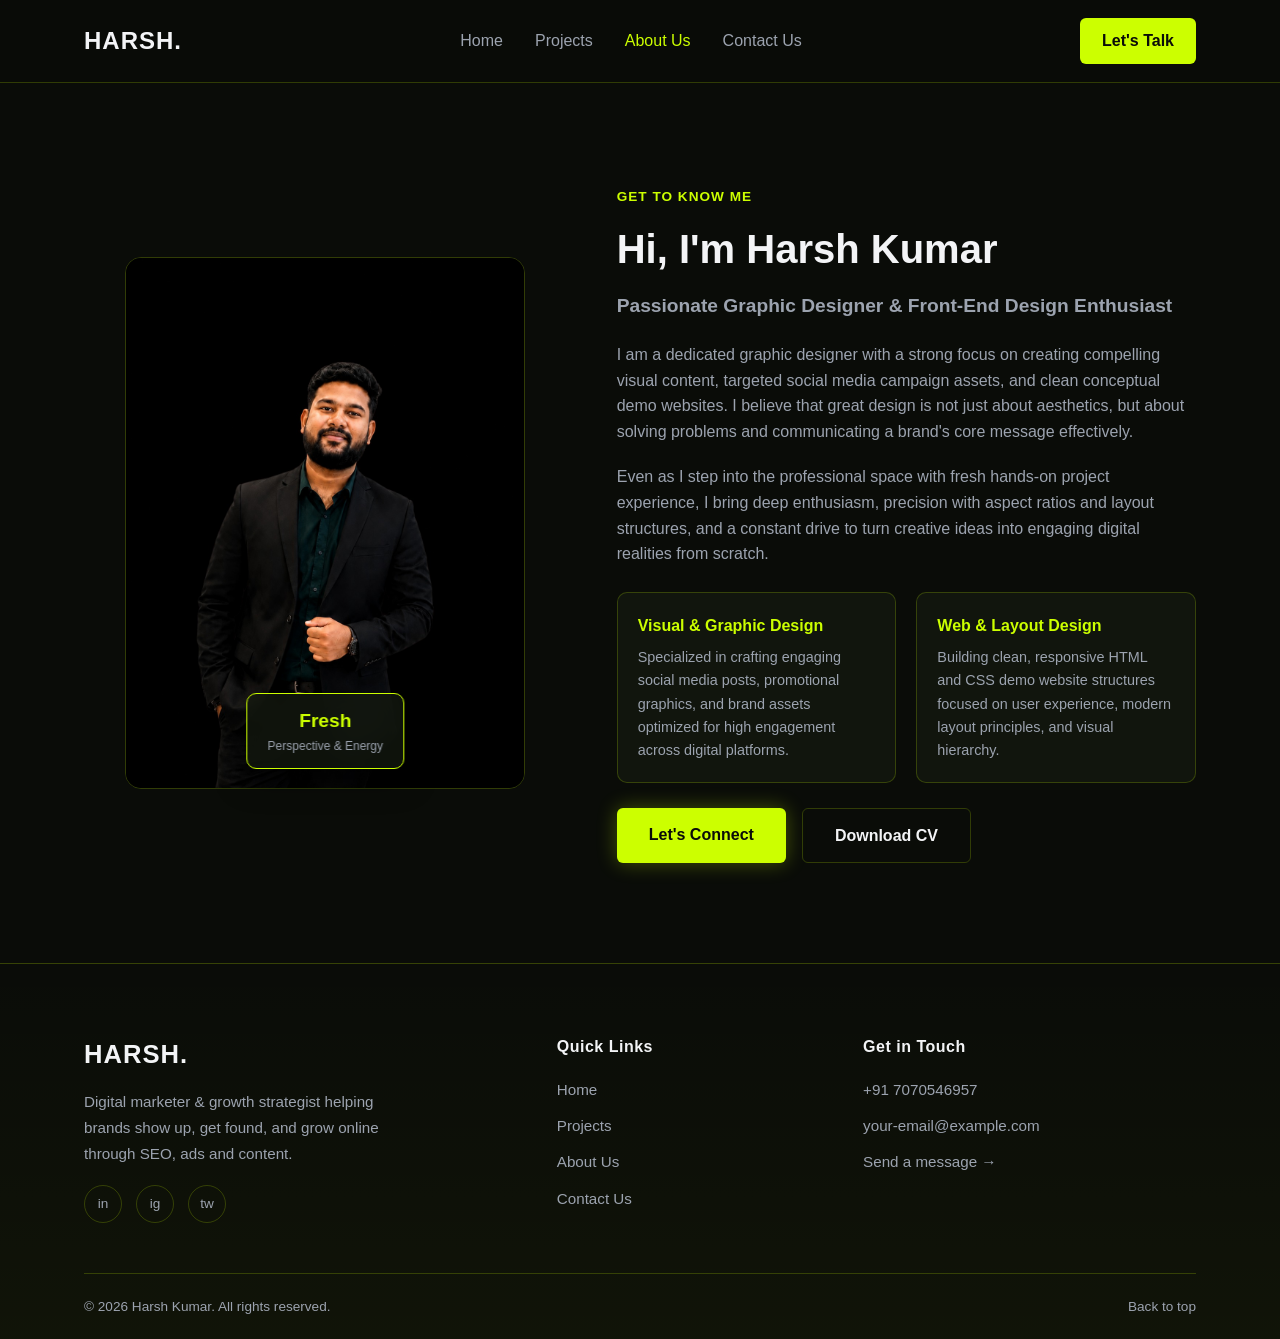
<file: About.html>
<!DOCTYPE html>
<html lang="en">
<head>
    <meta charset="UTF-8" />
    <meta name="viewport" content="width=device-width, initial-scale=1.0" />
    <title>About Me | Harsh</title>
    <meta name="description" content="Learn more about Harsh Kumar, graphic designer and front-end design enthusiast." />
    <meta name="author" content="Harsh" />
    <meta name="robots" content="index, follow" />
    <link rel="stylesheet" href="style.css" />
</head>
<body>

    <!-- Header Section -->
    <header>
        <nav>
            <div class="logo">
                <a href="Home.html">HARSH.</a>
            </div>
            <ul class="nav-links">
                <li><a href="Home.html">Home</a></li>
                <li><a href="project.html">Projects</a></li>
                <li><a href="About.html">About Us</a></li>
                <li><a href="Contact.html">Contact Us</a></li>
            </ul>
            <a href="Contact.html" class="header-btn">Let's Talk</a>
        </nav>
    </header>

    <section id="about" class="about-section">
        <div class="container">
            <div class="about-grid">

                <!-- About Image -->
                <div class="about-img-wrapper">
                    <img src="harsh-profile.jpg" alt="Harsh Kumar - Graphic Designer">
                    <div class="experience-badge">
                        <span class="badge-number">Fresh</span>
                        <span class="badge-text">Perspective &amp; Energy</span>
                    </div>
                </div>

                <!-- About Content -->
                <div class="about-content">
                    <span class="section-tag">Get to Know Me</span>
                    <h2>Hi, I'm Harsh Kumar</h2>
                    <h3>Passionate Graphic Designer &amp; Front-End Design Enthusiast</h3>

                    <p>
                        I am a dedicated graphic designer with a strong focus on creating compelling visual content, targeted social media campaign assets, and clean conceptual demo websites. I believe that great design is not just about aesthetics, but about solving problems and communicating a brand's core message effectively.
                    </p>

                    <p>
                        Even as I step into the professional space with fresh hands-on project experience, I bring deep enthusiasm, precision with aspect ratios and layout structures, and a constant drive to turn creative ideas into engaging digital realities from scratch.
                    </p>

                    <!-- Skills Breakdown -->
                    <div class="about-skills-list">
                        <div class="skill-category">
                            <h4>Visual &amp; Graphic Design</h4>
                            <p>Specialized in crafting engaging social media posts, promotional graphics, and brand assets optimized for high engagement across digital platforms.</p>
                        </div>
                        <div class="skill-category">
                            <h4>Web &amp; Layout Design</h4>
                            <p>Building clean, responsive HTML and CSS demo website structures focused on user experience, modern layout principles, and visual hierarchy.</p>
                        </div>
                    </div>

                    <!-- Call to Action -->
                    <div class="about-actions">
                        <a href="Contact.html" class="btn-primary">Let's Connect</a>
                        <!-- TODO: replace # with your actual resume PDF path, e.g. assets/harsh-resume.pdf -->
                        <a href="#" class="btn-secondary">Download CV</a>
                    </div>
                </div>

            </div>
        </div>
    </section>

    <!-- Footer -->
    <footer>
        <div class="container">
            <div class="footer-grid">
                <div class="footer-brand">
                    <div class="logo"><a href="Home.html">HARSH.</a></div>
                    <p>Digital marketer &amp; growth strategist helping brands show up, get found, and grow online through SEO, ads and content.</p>
                    <div class="footer-social">
                        <a href="#" aria-label="LinkedIn">in</a>
                        <a href="#" aria-label="Instagram">ig</a>
                        <a href="#" aria-label="Twitter">tw</a>
                    </div>
                </div>
                <div class="footer-nav">
                    <h4 class="footer-heading">Quick Links</h4>
                    <ul class="footer-links">
                        <li><a href="Home.html">Home</a></li>
                        <li><a href="project.html">Projects</a></li>
                        <li><a href="About.html">About Us</a></li>
                        <li><a href="Contact.html">Contact Us</a></li>
                    </ul>
                </div>
                <div class="footer-contact">
                    <h4 class="footer-heading">Get in Touch</h4>
                    <ul class="footer-links">
                        <li><a href="tel:+917070546957">+91 7070546957</a></li>
                        <li><a href="mailto:your-email@example.com">your-email@example.com</a></li>
                        <li><a href="Contact.html">Send a message &rarr;</a></li>
                    </ul>
                </div>
            </div>
            <div class="footer-bottom">
                <p>&copy; <span id="year"></span> Harsh Kumar. All rights reserved.</p>
                <div class="footer-bottom-links">
                    <a href="#home">Back to top</a>
                </div>
            </div>
        </div>
    </footer>

    <script src="script.js" defer></script>
    <script>document.getElementById('year').textContent = new Date().getFullYear();</script>
</body>
</html>
</file>
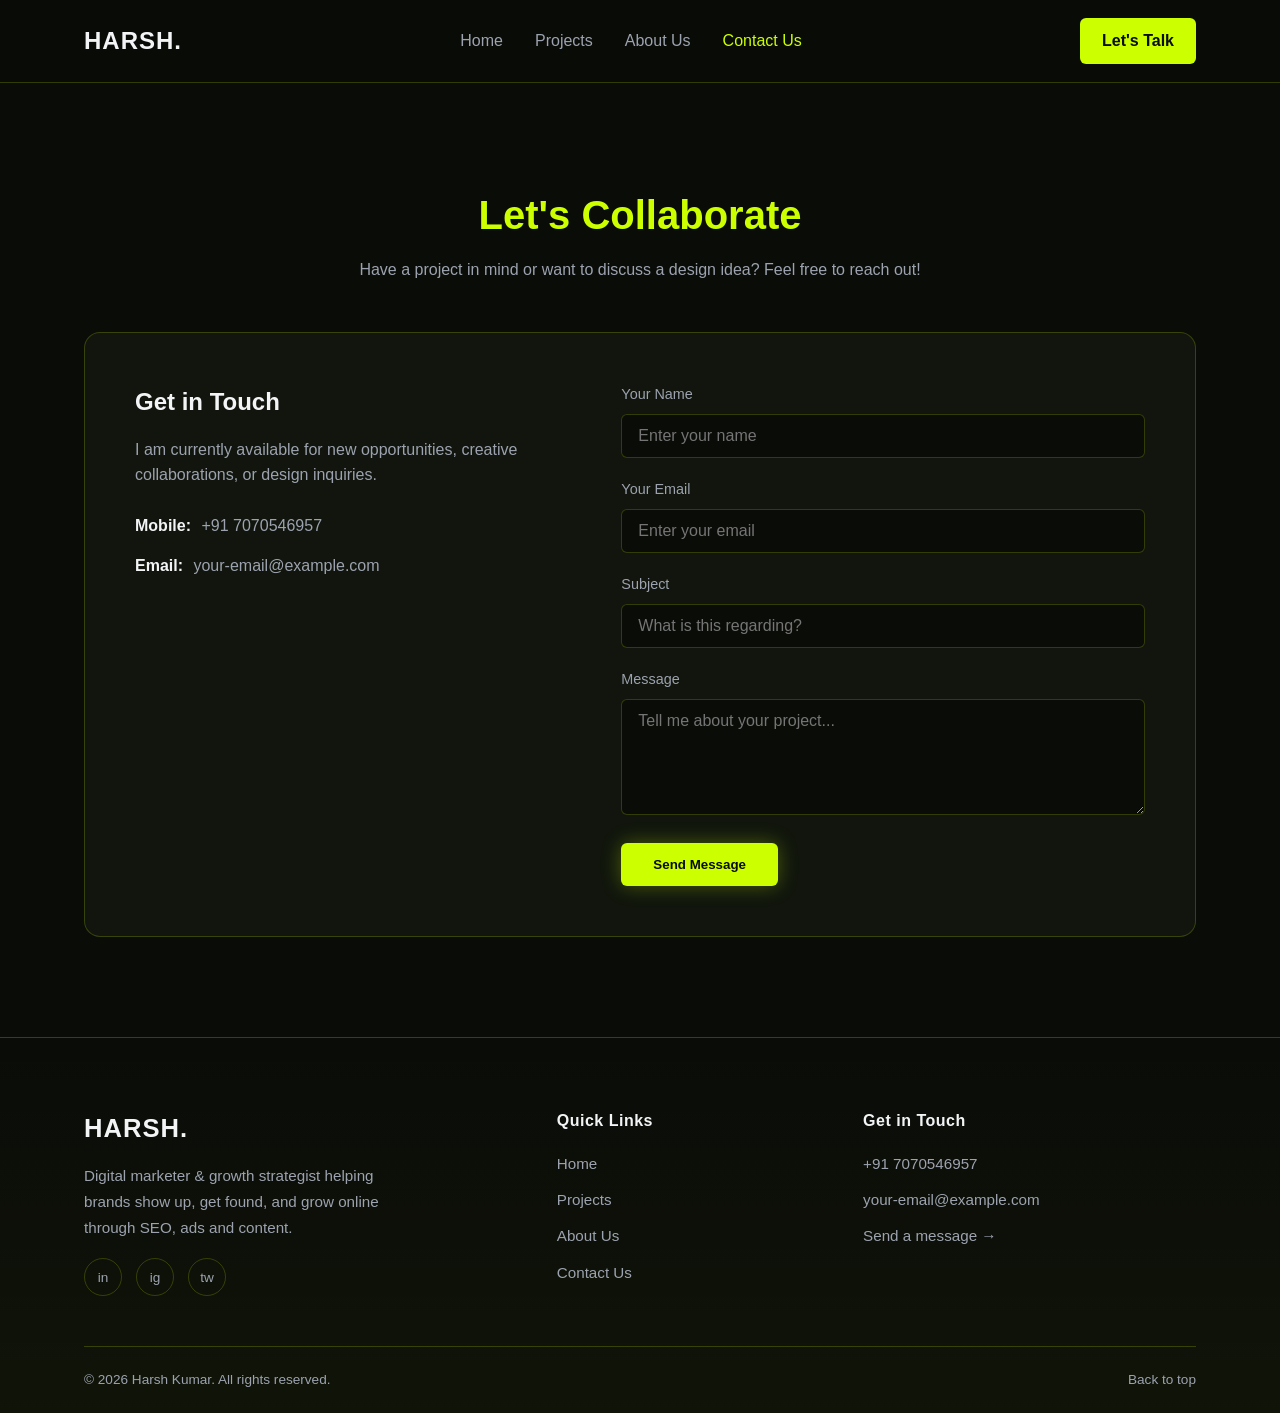
<file: Contact.html>
<!DOCTYPE html>
<html lang="en">
<head>
    <meta charset="UTF-8" />
    <meta name="viewport" content="width=device-width, initial-scale=1.0" />
    <title>Contact Us | Harsh</title>
    <meta name="description" content="Get in touch with Harsh Kumar for design, development or marketing collaborations." />
    <meta name="author" content="Harsh" />
    <meta name="robots" content="index, follow" />
    <link rel="stylesheet" href="style.css" />
</head>
<body>

    <!-- Header Section -->
    <header>
        <nav>
            <div class="logo">
                <a href="Home.html">HARSH.</a>
            </div>
            <ul class="nav-links">
                <li><a href="Home.html">Home</a></li>
                <li><a href="project.html">Projects</a></li>
                <li><a href="About.html">About Us</a></li>
                <li><a href="Contact.html">Contact Us</a></li>
            </ul>
            <a href="Contact.html" class="header-btn">Let's Talk</a>
        </nav>
    </header>

    <section id="contact" class="contact-section">
        <div class="container">
            <div class="contact-header">
                <h2>Let's Collaborate</h2>
                <p>Have a project in mind or want to discuss a design idea? Feel free to reach out!</p>
            </div>

            <div class="contact-grid">

                <!-- Contact Details -->
                <div class="contact-info">
                    <h3>Get in Touch</h3>
                    <p>I am currently available for new opportunities, creative collaborations, or design inquiries.</p>

                    <ul class="contact-details-list">
                        <li>
                            <strong>Mobile:</strong>
                            <a href="tel:+917070546957">+91 7070546957</a>
                        </li>
                        <li>
                            <strong>Email:</strong>
                            <a href="mailto:your-email@example.com">your-email@example.com</a>
                        </li>
                    </ul>
                </div>

                <!-- Contact Form -->
                <div class="contact-form-wrapper">
                    <form action="#" method="POST" class="contact-form">
                        <div class="form-group">
                            <label for="name">Your Name</label>
                            <input type="text" id="name" name="name" placeholder="Enter your name" required>
                        </div>

                        <div class="form-group">
                            <label for="email">Your Email</label>
                            <input type="email" id="email" name="email" placeholder="Enter your email" required>
                        </div>

                        <div class="form-group">
                            <label for="subject">Subject</label>
                            <input type="text" id="subject" name="subject" placeholder="What is this regarding?" required>
                        </div>

                        <div class="form-group">
                            <label for="message">Message</label>
                            <textarea id="message" name="message" rows="5" placeholder="Tell me about your project..." required></textarea>
                        </div>

                        <button type="submit" class="btn-submit">Send Message</button>
                    </form>
                </div>

            </div>
        </div>
    </section>

    <!-- Footer -->
    <footer>
        <div class="container">
            <div class="footer-grid">
                <div class="footer-brand">
                    <div class="logo"><a href="Home.html">HARSH.</a></div>
                    <p>Digital marketer &amp; growth strategist helping brands show up, get found, and grow online through SEO, ads and content.</p>
                    <div class="footer-social">
                        <a href="#" aria-label="LinkedIn">in</a>
                        <a href="#" aria-label="Instagram">ig</a>
                        <a href="#" aria-label="Twitter">tw</a>
                    </div>
                </div>
                <div class="footer-nav">
                    <h4 class="footer-heading">Quick Links</h4>
                    <ul class="footer-links">
                        <li><a href="Home.html">Home</a></li>
                        <li><a href="project.html">Projects</a></li>
                        <li><a href="About.html">About Us</a></li>
                        <li><a href="Contact.html">Contact Us</a></li>
                    </ul>
                </div>
                <div class="footer-contact">
                    <h4 class="footer-heading">Get in Touch</h4>
                    <ul class="footer-links">
                        <li><a href="tel:+917070546957">+91 7070546957</a></li>
                        <li><a href="mailto:your-email@example.com">your-email@example.com</a></li>
                        <li><a href="Contact.html">Send a message &rarr;</a></li>
                    </ul>
                </div>
            </div>
            <div class="footer-bottom">
                <p>&copy; <span id="year"></span> Harsh Kumar. All rights reserved.</p>
                <div class="footer-bottom-links">
                    <a href="#home">Back to top</a>
                </div>
            </div>
        </div>
    </footer>

    <script src="script.js" defer></script>
    <script>document.getElementById('year').textContent = new Date().getFullYear();</script>
</body>
</html>
</file>
<file: style.css>
/* --- Global Reset & Theme --- */
* {
    margin: 0;
    padding: 0;
    box-sizing: border-box;
    font-family: 'Space Grotesk', 'Segoe UI', sans-serif;
}

:root {
    --bg-dark: #0a0c08;
    --card-bg: rgba(20, 26, 16, 0.7);
    --neon-green: #ccff00;
    --neon-glow: rgba(204, 255, 0, 0.3);
    --text-main: #f3f4f6;
    --text-muted: #9ca3af;
    --border-color: rgba(204, 255, 0, 0.2);
}

body {
    background-color: var(--bg-dark);
    color: var(--text-main);
    overflow-x: hidden;
    line-height: 1.6;
}

.container {
    width: 90%;
    max-width: 1200px;
    margin: 0 auto;
    padding: 0 20px;
}

a {
    color: inherit;
}

img {
    display: block;
    max-width: 100%;
}

/* --- Smooth Page Load Animations --- */
@keyframes pageLoadFade {
    0% {
        opacity: 0;
        transform: translateY(20px);
    }
    100% {
        opacity: 1;
        transform: translateY(0);
    }
}

section {
    animation: pageLoadFade 1.2s cubic-bezier(0.16, 1, 0.3, 1) forwards;
}

/* --- Header / Navigation (used on every page) --- */
header {
    position: sticky;
    top: 0;
    z-index: 100;
    background: rgba(10, 12, 8, 0.85);
    backdrop-filter: blur(12px);
    border-bottom: 1px solid var(--border-color);
}

header nav {
    width: 90%;
    max-width: 1200px;
    margin: 0 auto;
    display: flex;
    align-items: center;
    justify-content: space-between;
    padding: 18px 20px;
}

.logo a {
    font-size: 1.5rem;
    font-weight: 800;
    text-decoration: none;
    color: var(--text-main);
    letter-spacing: 1px;
}

.logo a::first-letter {
    color: var(--neon-green);
}

.nav-links {
    list-style: none;
    display: flex;
    gap: 32px;
}

.nav-links a {
    text-decoration: none;
    color: var(--text-muted);
    font-weight: 500;
    transition: color 0.3s ease;
    position: relative;
}

.nav-links a:hover,
.nav-links a.active {
    color: var(--neon-green);
}

.header-btn {
    display: inline-block;
    text-decoration: none;
    background-color: var(--neon-green);
    color: var(--bg-dark);
    padding: 10px 22px;
    border-radius: 6px;
    font-weight: 700;
    transition: all 0.3s ease;
}

.header-btn:hover {
    background-color: #b3e000;
    box-shadow: 0 0 20px var(--neon-glow);
    transform: translateY(-2px);
}

.nav-toggle {
    display: none;
}

/* --- Hero Section (Image on the Right) --- */
.hero-section {
    min-height: 90vh;
    display: flex;
    align-items: center;
    padding: 80px 0;
    background: radial-gradient(circle at 80% 20%, rgba(204, 255, 0, 0.05) 0%, transparent 40%);
}

.hero-grid {
    display: grid;
    grid-template-columns: 1.1fr 0.9fr;
    gap: 50px;
    align-items: center;
}

.hero-greeting {
    color: var(--neon-green);
    font-weight: 600;
    letter-spacing: 1px;
    margin-bottom: 10px;
}

.hero-content h1 {
    font-size: 3.8rem;
    font-weight: 800;
    letter-spacing: -1px;
    margin-bottom: 10px;
}

.hero-content h1 span {
    color: var(--neon-green);
    text-shadow: 0 0 25px var(--neon-glow);
}

.hero-content h2 {
    font-size: 1.4rem;
    color: var(--text-muted);
    font-weight: 600;
    margin-bottom: 20px;
}

.hero-content p {
    font-size: 1.15rem;
    color: var(--text-muted);
    margin-bottom: 35px;
}

.hero-buttons {
    display: flex;
    gap: 18px;
    flex-wrap: wrap;
}

.btn {
    display: inline-block;
    text-decoration: none;
    padding: 14px 32px;
    border-radius: 6px;
    font-weight: 700;
    transition: all 0.3s ease;
}

.primary-btn {
    background-color: var(--neon-green);
    color: var(--bg-dark);
    box-shadow: 0 0 20px var(--neon-glow);
}

.primary-btn:hover {
    background-color: #b3e000;
    box-shadow: 0 0 30px var(--neon-green);
    transform: translateY(-2px);
}

.secondary-btn {
    background: transparent;
    color: var(--text-main);
    border: 1px solid var(--border-color);
}

.secondary-btn:hover {
    border-color: var(--neon-green);
    color: var(--neon-green);
    transform: translateY(-2px);
}

.hero-img-wrapper {
    display: flex;
    justify-content: center;
    position: relative;
}

.hero-img-wrapper img {
    width: 100%;
    max-width: 440px;
    border-radius: 16px;
    border: 1px solid var(--border-color);
    box-shadow: 0 20px 40px rgba(0, 0, 0, 0.6), 0 0 20px rgba(204, 255, 0, 0.1);
    transition: transform 0.4s ease;
}

.hero-img-wrapper img:hover {
    transform: translateY(-8px);
    box-shadow: 0 30px 60px rgba(0, 0, 0, 0.8), 0 0 30px var(--neon-glow);
}

/* --- Page Header (used on inner pages: Projects / About / Contact) --- */
.page-header {
    padding: 60px 0 20px;
    text-align: center;
}

/* --- Spatial Floating Projects Section --- */
.spatial-section {
    padding: 100px 0;
    position: relative;
}

.spatial-header,
.projects-section > .container > h2,
.section-subtitle {
    text-align: center;
}

.projects-section {
    padding: 100px 0;
}

.projects-section h2,
.spatial-header h2 {
    font-size: 2.5rem;
    letter-spacing: 2px;
    color: var(--neon-green);
    margin-bottom: 10px;
    text-align: center;
}

.section-subtitle,
.spatial-header p {
    color: var(--text-muted);
    text-align: center;
    max-width: 600px;
    margin: 0 auto 50px;
}

.spatial-container {
    display: flex;
    flex-direction: column;
    gap: 30px;
    max-width: 800px;
    margin: 0 auto;
}

.spatial-card {
    background: var(--card-bg);
    border: 1px solid var(--border-color);
    backdrop-filter: blur(12px);
    padding: 30px;
    border-radius: 12px;
    display: flex;
    justify-content: space-between;
    align-items: center;
    transition: all 0.3s cubic-bezier(0.16, 1, 0.3, 1);
    box-shadow: 0 10px 30px rgba(0, 0, 0, 0.4);
}

.spatial-card:nth-child(odd) {
    transform: translateX(-30px);
}

.spatial-card:nth-child(even) {
    transform: translateX(30px);
}

.spatial-card:hover {
    transform: translateX(0) scale(1.02);
    border-color: var(--neon-green);
    box-shadow: 0 15px 40px rgba(204, 255, 0, 0.15);
}

.spatial-number {
    font-size: 2.5rem;
    font-weight: 900;
    color: var(--neon-green);
    opacity: 0.8;
}

.spatial-info h3 {
    font-size: 1.4rem;
    margin-bottom: 5px;
    color: var(--text-main);
}

.spatial-info p {
    color: var(--text-muted);
    font-size: 0.95rem;
}

/* --- Projects Grid (project.html) --- */
.projects-grid {
    display: grid;
    grid-template-columns: repeat(auto-fit, minmax(320px, 1fr));
    gap: 30px;
}

.project-card {
    background: var(--card-bg);
    border: 1px solid var(--border-color);
    border-radius: 12px;
    overflow: hidden;
    backdrop-filter: blur(12px);
    box-shadow: 0 10px 30px rgba(0, 0, 0, 0.4);
    transition: all 0.3s cubic-bezier(0.16, 1, 0.3, 1);
}

.project-card:hover {
    transform: translateY(-6px);
    border-color: var(--neon-green);
    box-shadow: 0 15px 40px rgba(204, 255, 0, 0.15);
}

.project-img-wrapper {
    width: 100%;
    aspect-ratio: 16 / 10;
    overflow: hidden;
    background: rgba(255, 255, 255, 0.04);
}

.project-img-wrapper img {
    width: 100%;
    height: 100%;
    object-fit: cover;
}

.project-content {
    padding: 25px;
}

.project-tag {
    display: inline-block;
    font-size: 0.75rem;
    text-transform: uppercase;
    letter-spacing: 1px;
    color: var(--neon-green);
    border: 1px solid var(--border-color);
    padding: 4px 10px;
    border-radius: 20px;
    margin-bottom: 12px;
}

.project-content h3 {
    font-size: 1.3rem;
    margin-bottom: 10px;
}

.project-content p {
    color: var(--text-muted);
    font-size: 0.95rem;
    margin-bottom: 20px;
}

.project-links {
    display: flex;
    gap: 14px;
}

.btn-live,
.btn-code {
    text-decoration: none;
    padding: 10px 18px;
    border-radius: 6px;
    font-weight: 700;
    font-size: 0.9rem;
    transition: all 0.3s ease;
}

.btn-live {
    background-color: var(--neon-green);
    color: var(--bg-dark);
}

.btn-live:hover {
    background-color: #b3e000;
    box-shadow: 0 0 15px var(--neon-glow);
}

.btn-code {
    border: 1px solid var(--border-color);
    color: var(--text-main);
}

.btn-code:hover {
    border-color: var(--neon-green);
    color: var(--neon-green);
}

/* --- About Section Styling --- */
.about-section {
    padding: 100px 0;
}

.about-grid {
    display: grid;
    grid-template-columns: 1fr 1.2fr;
    gap: 50px;
    align-items: center;
}

.about-img-wrapper {
    position: relative;
    display: flex;
    justify-content: center;
}

.about-img-wrapper img {
    width: 100%;
    max-width: 400px;
    border-radius: 16px;
    border: 1px solid var(--border-color);
}

.experience-badge {
    position: absolute;
    bottom: 20px;
    left: 50%;
    transform: translateX(-50%);
    background: var(--card-bg);
    border: 1px solid var(--neon-green);
    backdrop-filter: blur(12px);
    padding: 12px 20px;
    border-radius: 10px;
    text-align: center;
    box-shadow: 0 10px 30px rgba(0, 0, 0, 0.5);
}

.badge-number {
    display: block;
    font-size: 1.2rem;
    font-weight: 800;
    color: var(--neon-green);
}

.badge-text {
    display: block;
    font-size: 0.75rem;
    color: var(--text-muted);
}

.section-tag {
    display: inline-block;
    color: var(--neon-green);
    font-weight: 600;
    letter-spacing: 1px;
    text-transform: uppercase;
    font-size: 0.85rem;
    margin-bottom: 10px;
}

.about-content h2 {
    font-size: 2.5rem;
    margin-bottom: 10px;
    color: var(--text-main);
}

.about-content h3 {
    font-size: 1.2rem;
    color: var(--text-muted);
    font-weight: 600;
    margin-bottom: 20px;
}

.about-content p {
    color: var(--text-muted);
    margin-bottom: 20px;
}

.about-skills-list {
    display: grid;
    grid-template-columns: 1fr 1fr;
    gap: 20px;
    margin: 25px 0;
}

.skill-category {
    background: var(--card-bg);
    border: 1px solid var(--border-color);
    padding: 20px;
    border-radius: 10px;
}

.skill-category h4 {
    color: var(--neon-green);
    margin-bottom: 8px;
    font-size: 1rem;
}

.skill-category p {
    font-size: 0.9rem;
    margin-bottom: 0;
}

.about-actions {
    display: flex;
    gap: 16px;
    flex-wrap: wrap;
    margin-top: 10px;
}

.btn-primary {
    text-decoration: none;
    background-color: var(--neon-green);
    color: var(--bg-dark);
    padding: 14px 32px;
    border-radius: 6px;
    font-weight: 700;
    box-shadow: 0 0 20px var(--neon-glow);
    transition: all 0.3s ease;
}

.btn-primary:hover {
    background-color: #b3e000;
    box-shadow: 0 0 30px var(--neon-green);
    transform: translateY(-2px);
}

.btn-secondary {
    text-decoration: none;
    background: transparent;
    color: var(--text-main);
    border: 1px solid var(--border-color);
    padding: 14px 32px;
    border-radius: 6px;
    font-weight: 700;
    transition: all 0.3s ease;
}

.btn-secondary:hover {
    border-color: var(--neon-green);
    color: var(--neon-green);
    transform: translateY(-2px);
}

/* --- Contact Section Styling --- */
.contact-section {
    padding: 100px 0;
}

.contact-header {
    text-align: center;
    margin-bottom: 50px;
}

.contact-header h2 {
    font-size: 2.5rem;
    color: var(--neon-green);
    margin-bottom: 10px;
}

.contact-header p {
    color: var(--text-muted);
}

.contact-grid {
    display: grid;
    grid-template-columns: 1fr 1.2fr;
    gap: 50px;
    background: var(--card-bg);
    border: 1px solid var(--border-color);
    padding: 50px;
    border-radius: 16px;
    backdrop-filter: blur(12px);
}

.contact-info h3 {
    font-size: 1.5rem;
    margin-bottom: 15px;
}

.contact-info p {
    color: var(--text-muted);
    margin-bottom: 25px;
}

.contact-details-list {
    list-style: none;
}

.contact-details-list li {
    margin-bottom: 15px;
    color: var(--text-muted);
}

.contact-details-list li strong {
    color: var(--text-main);
    margin-right: 6px;
}

.contact-details-list li a {
    text-decoration: none;
    color: var(--text-muted);
    transition: color 0.3s ease;
}

.contact-details-list li a:hover {
    color: var(--neon-green);
}

.contact-form .form-group {
    margin-bottom: 20px;
}

.contact-form label {
    display: block;
    margin-bottom: 8px;
    color: var(--text-muted);
    font-size: 0.9rem;
}

.contact-form input,
.contact-form textarea {
    width: 100%;
    padding: 12px 16px;
    background: rgba(10, 12, 8, 0.8);
    border: 1px solid var(--border-color);
    border-radius: 6px;
    color: var(--text-main);
    font-size: 1rem;
    outline: none;
    transition: border-color 0.3s ease;
}

.contact-form input:focus,
.contact-form textarea:focus {
    border-color: var(--neon-green);
    box-shadow: 0 0 10px var(--neon-glow);
}

.btn-submit {
    display: inline-block;
    background-color: var(--neon-green);
    color: var(--bg-dark);
    padding: 14px 32px;
    border-radius: 6px;
    font-weight: 700;
    border: none;
    cursor: pointer;
    box-shadow: 0 0 20px var(--neon-glow);
    transition: all 0.3s ease;
}

.btn-submit:hover {
    background-color: #b3e000;
    box-shadow: 0 0 30px var(--neon-green);
    transform: translateY(-2px);
}

/* --- Buttons & Utilities --- */
.btn-neon {
    display: inline-block;
    background-color: var(--neon-green);
    color: var(--bg-dark);
    padding: 14px 32px;
    border-radius: 6px;
    font-weight: 700;
    text-decoration: none;
    border: none;
    cursor: pointer;
    box-shadow: 0 0 20px var(--neon-glow);
    transition: all 0.3s ease;
}

.btn-neon:hover {
    background-color: #b3e000;
    box-shadow: 0 0 30px var(--neon-green);
    transform: translateY(-2px);
}

/* --- Home Page Preview Sections (About / Projects / Contact CTA) --- */
.preview-section {
    padding: 100px 0;
}

.preview-header {
    text-align: center;
    max-width: 620px;
    margin: 0 auto 50px;
}

.preview-header .section-tag {
    display: block;
    margin-bottom: 10px;
}

.preview-header h2 {
    font-size: 2.3rem;
    color: var(--text-main);
    margin-bottom: 12px;
}

.preview-header p {
    color: var(--text-muted);
}

.about-preview-grid {
    display: grid;
    grid-template-columns: 0.9fr 1.1fr;
    gap: 50px;
    align-items: center;
}

.about-preview-grid .about-img-wrapper img {
    max-width: 380px;
}

.view-all-wrap {
    text-align: center;
    margin-top: 45px;
}

.contact-cta {
    background: var(--card-bg);
    border: 1px solid var(--border-color);
    backdrop-filter: blur(12px);
    border-radius: 16px;
    padding: 60px;
    text-align: center;
}

.contact-cta h2 {
    font-size: 2.2rem;
    margin-bottom: 12px;
}

.contact-cta p {
    color: var(--text-muted);
    max-width: 500px;
    margin: 0 auto 30px;
}

.contact-cta .cta-buttons {
    display: flex;
    gap: 16px;
    justify-content: center;
    flex-wrap: wrap;
}

/* --- Footer --- */
footer {
    border-top: 1px solid var(--border-color);
    background: linear-gradient(180deg, transparent 0%, rgba(204, 255, 0, 0.03) 100%);
    padding: 70px 0 0;
    color: var(--text-muted);
    font-size: 0.95rem;
}

footer a {
    color: var(--text-muted);
    text-decoration: none;
    transition: color 0.3s ease;
}

footer a:hover {
    color: var(--neon-green);
}

.footer-grid {
    display: grid;
    grid-template-columns: 1.3fr 0.8fr 1fr;
    gap: 40px;
    padding-bottom: 50px;
}

.footer-brand .logo a {
    font-size: 1.6rem;
}

.footer-brand p {
    margin-top: 14px;
    max-width: 320px;
    line-height: 1.7;
}

.footer-heading {
    color: var(--text-main);
    font-size: 1rem;
    font-weight: 700;
    letter-spacing: 0.5px;
    margin-bottom: 18px;
}

.footer-links {
    list-style: none;
    display: flex;
    flex-direction: column;
    gap: 12px;
}

.footer-social {
    display: flex;
    gap: 14px;
    margin-top: 18px;
}

.footer-social a {
    width: 38px;
    height: 38px;
    border: 1px solid var(--border-color);
    border-radius: 50%;
    display: flex;
    align-items: center;
    justify-content: center;
    font-size: 0.85rem;
    transition: all 0.3s ease;
}

.footer-social a:hover {
    border-color: var(--neon-green);
    box-shadow: 0 0 15px var(--neon-glow);
    transform: translateY(-3px);
}

.footer-bottom {
    border-top: 1px solid var(--border-color);
    padding: 22px 0;
    display: flex;
    justify-content: space-between;
    align-items: center;
    flex-wrap: wrap;
    gap: 10px;
    font-size: 0.85rem;
}

.footer-bottom-links {
    display: flex;
    gap: 20px;
}

@media (max-width: 900px) {
    .footer-grid {
        grid-template-columns: 1fr;
        text-align: center;
    }
    .footer-social {
        justify-content: center;
    }
    .footer-bottom {
        justify-content: center;
        text-align: center;
    }
    .about-preview-grid {
        grid-template-columns: 1fr;
    }
    .contact-cta {
        padding: 35px 20px;
    }
}

/* --- Responsive Adjustments --- */
@media (max-width: 900px) {
    .hero-grid, .about-grid, .contact-grid {
        grid-template-columns: 1fr;
        text-align: center;
    }
    .hero-img-wrapper, .about-img-wrapper {
        margin-top: 20px;
        display: flex;
        justify-content: center;
    }
    .hero-buttons {
        justify-content: center;
    }
    .spatial-card:nth-child(odd),
    .spatial-card:nth-child(even) {
        transform: translateX(0);
    }
    .contact-grid {
        padding: 25px;
    }
    .about-skills-list {
        grid-template-columns: 1fr;
    }
}

@media (max-width: 700px) {
    header nav {
        flex-wrap: wrap;
        gap: 14px;
    }
    .nav-links {
        gap: 18px;
        flex-wrap: wrap;
        justify-content: center;
        order: 3;
        width: 100%;
    }
    .hero-content h1 {
        font-size: 2.6rem;
    }
}
</file>
